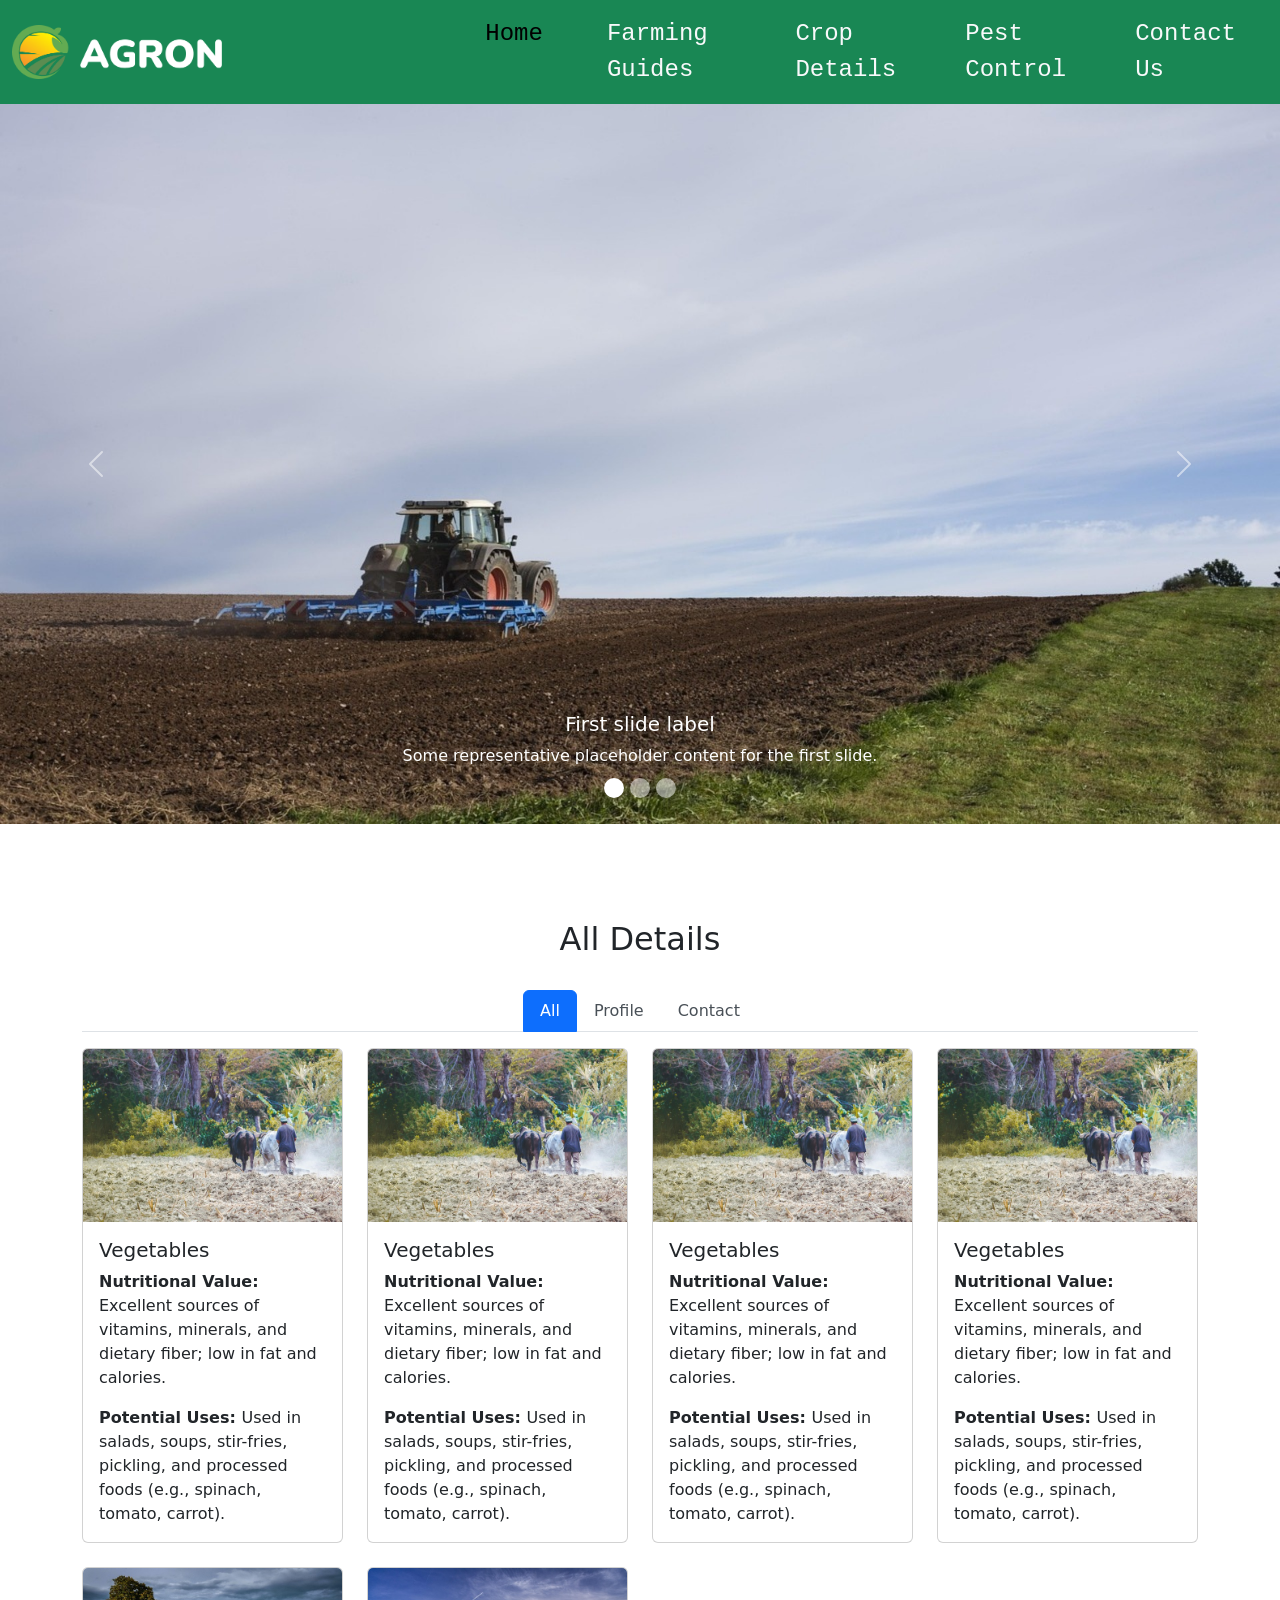
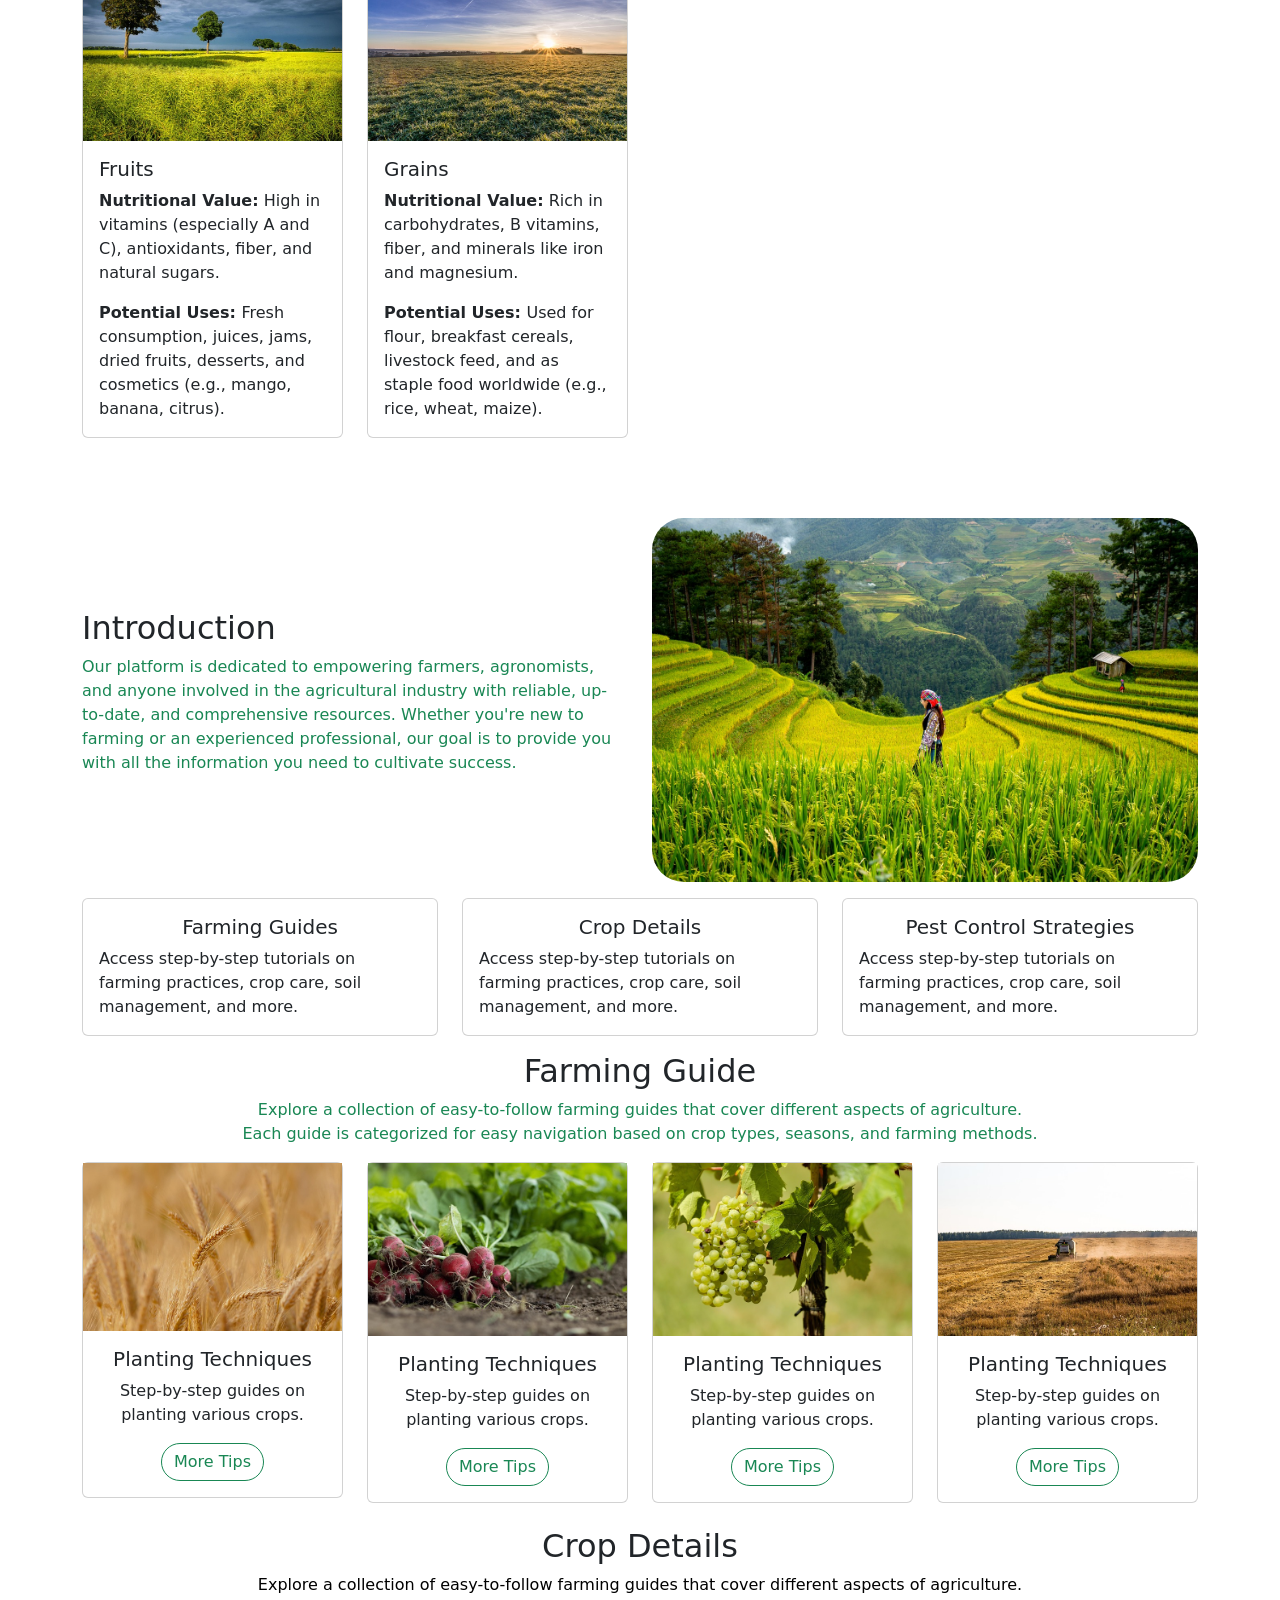
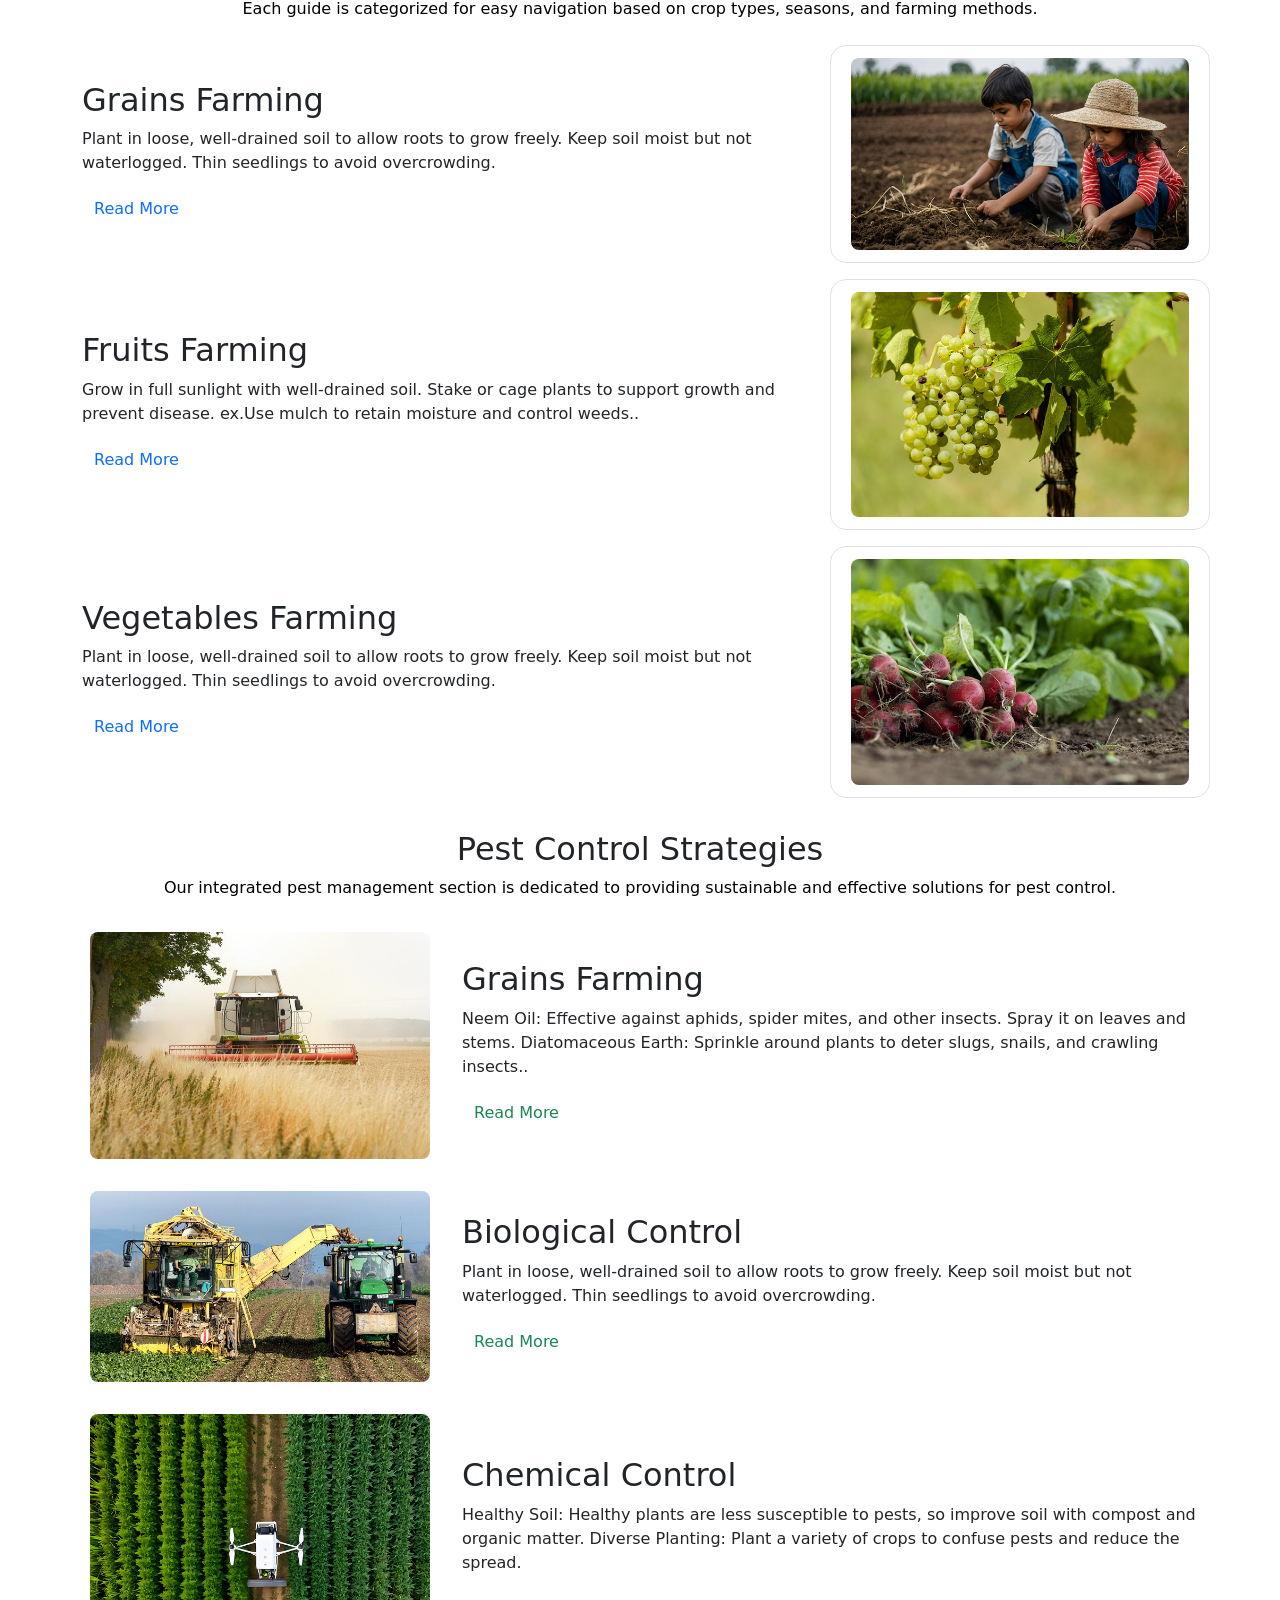
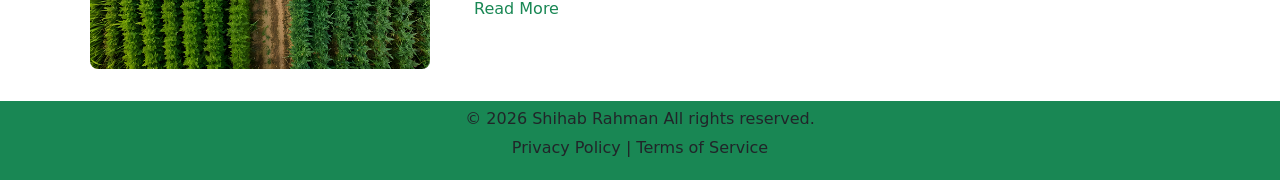
<file: index.html>
<!doctype html>
<html lang="en">

<head>
    <meta charset="utf-8">
    <meta name="viewport" content="width=device-width, initial-scale=1">
    <title>AgroFarm Hub</title>
    <link href="https://cdn.jsdelivr.net/npm/bootstrap@5.3.8/dist/css/bootstrap.min.css" rel="stylesheet"
        integrity="sha384-sRIl4kxILFvY47J16cr9ZwB07vP4J8+LH7qKQnuqkuIAvNWLzeN8tE5YBujZqJLB" crossorigin="anonymous">
    <link rel="stylesheet" href="./assets/css/style.css">
</head>

<body>
    <header id="navbar-section" class="bg-success ">
        <nav class="navbar navbar-expand-lg ">
            <div class="container-fluid">
                <a class="navbar-brand" href="#"><img src="./assets/img/logo-light-xl.png" alt="" class="w-50"></a>
                <button class="navbar-toggler" type="button" data-bs-toggle="collapse" data-bs-target="#navbarNav"
                    aria-controls="navbarNav" aria-expanded="false" aria-label="Toggle navigation">
                    <span class="navbar-toggler-icon"></span>
                </button>
                <div class="collapse navbar-collapse" id="navbarNav">
                    <ul class="navbar-nav ms-auto fs-4 font-monospace">
                        <li class="nav-item px-4">
                             <a class="nav-link active" aria-current="page" href="index.html">Home</a>
                        </li>
                        <li class="nav-item px-4">
                            <a class="nav-link text-light" href="Farming-guides.html">Farming Guides</a>
                        </li>
                        <li class="nav-item px-4">
                            <a class="nav-link text-light" href="Crop-details.html">Crop Details</a>
                        </li>
                        <li class="nav-item px-4">
                            <a class="nav-link text-light" href="Pest-Control.html">Pest Control</a>
                        </li>
                        <li class="nav-item px-4">
                            <a class="nav-link text-light" href="Contact-Us.html">Contact Us</a>
                        </li>

                    </ul>
                </div>
            </div>
        </nav>
    </header>
    <section id="banner" class="mb-4">
        <div id="carouselExampleCaptions" class="carousel slide">
            <div class="carousel-indicators">
                <button type="button" data-bs-target="#carouselExampleCaptions" data-bs-slide-to="0" class="active"
                    aria-current="true" aria-label="Slide 1"></button>
                <button type="button" data-bs-target="#carouselExampleCaptions" data-bs-slide-to="1"
                    aria-label="Slide 2"></button>
                <button type="button" data-bs-target="#carouselExampleCaptions" data-bs-slide-to="2"
                    aria-label="Slide 3"></button>
            </div>
            <div class="carousel-inner">
                <div class="carousel-item active">
                    <img src="./assets/img/Banner.jpg" class="d-block w-100" alt="...">
                    <div class="carousel-caption d-none d-md-block">
                        <h5>First slide label</h5>
                        <p>Some representative placeholder content for the first slide.</p>
                    </div>
                </div>
                <div class="carousel-item">
                    <img src="./assets/img/banner-2.jpg" class="d-block w-100" alt="...">
                    <div class="carousel-caption d-none d-md-block">
                        <h5>Second slide label</h5>
                        <p>Some representative placeholder content for the second slide.</p>
                    </div>
                </div>
                <div class="carousel-item">
                    <img src="./assets/img/banner-3.jpg" class="d-block w-100" alt="...">
                    <div class="carousel-caption d-none d-md-block">
                        <h5>Third slide label</h5>
                        <p>Some representative placeholder content for the third slide.</p>
                    </div>
                </div>
            </div>
            <button class="carousel-control-prev" type="button" data-bs-target="#carouselExampleCaptions"
                data-bs-slide="prev">
                <span class="carousel-control-prev-icon" aria-hidden="true"></span>
                <span class="visually-hidden">Previous</span>
            </button>
            <button class="carousel-control-next" type="button" data-bs-target="#carouselExampleCaptions"
                data-bs-slide="next">
                <span class="carousel-control-next-icon" aria-hidden="true"></span>
                <span class="visually-hidden">Next</span>
            </button>
        </div>


    </section>
    <section id="all-details" class="py-5">
        <div class="all-heading text-center py-4">
            <h2>All Details</h2>
        </div>
        
    <div class="container">
        <ul class="nav nav-tabs justify-content-center" id="myTab" role="tablist">
            <li class="nav-item" role="presentation">
                <button class="nav-link active " id="All-tab" data-bs-toggle="tab" data-bs-target="#All-tab-pane"
                    type="button" role="tab" aria-controls="All-tab-pane" aria-selected="true">All</button>
            </li>
            <li class="nav-item" role="presentation">
                <button class="nav-link" id="profile-tab" data-bs-toggle="tab" data-bs-target="#profile-tab-pane"
                    type="button" role="tab" aria-controls="profile-tab-pane" aria-selected="false">Profile</button>
            </li>
            <li class="nav-item" role="presentation">
                <button class="nav-link" id="contact-tab" data-bs-toggle="tab" data-bs-target="#contact-tab-pane"
                    type="button" role="tab" aria-controls="contact-tab-pane" aria-selected="false">Contact</button>
            </li>

        </ul>
        <div class="tab-content py-3" id="myTabContent">
            <div class="tab-pane fade show active" id="All-tab-pane" role="tabpanel" aria-labelledby="All-tab"
                tabindex="0">
                <div class="row gy-4">
                    <div class="col-md-3">
                        <div class="card">
                            <img src="./assets/img/farming  seasons card 3.jpg" class="card-img-top" alt="...">
                            <div class="card-body">
                                <h5 class="card-title">Vegetables</h5>
                                <p class="card-text"><strong>Nutritional Value:</strong>
                                    Excellent sources of vitamins, minerals, and dietary fiber; low in fat and calories.
                                </p>
                                <p class="card-text"><strong>Potential Uses: </strong>
                                    Used in salads, soups, stir-fries, pickling, and processed foods (e.g., spinach,
                                    tomato, carrot).</p>

                            </div>
                        </div>
                    </div>
                    <div class="col-md-3">
                        <div class="card">
                            <img src="./assets/img/farming  seasons card 3.jpg" class="card-img-top" alt="...">
                            <div class="card-body">
                                <h5 class="card-title">Vegetables</h5>
                                <p class="card-text"><strong>Nutritional Value:</strong>
                                    Excellent sources of vitamins, minerals, and dietary fiber; low in fat and calories.
                                </p>
                                <p class="card-text"><strong>Potential Uses: </strong>
                                    Used in salads, soups, stir-fries, pickling, and processed foods (e.g., spinach,
                                    tomato, carrot).</p>

                            </div>
                        </div>
                    </div>
                    <div class="col-md-3">
                        <div class="card">
                            <img src="./assets/img/farming  seasons card 3.jpg" class="card-img-top" alt="...">
                            <div class="card-body">
                                <h5 class="card-title">Vegetables</h5>
                                <p class="card-text"><strong>Nutritional Value:</strong>
                                    Excellent sources of vitamins, minerals, and dietary fiber; low in fat and calories.
                                </p>
                                <p class="card-text"><strong>Potential Uses: </strong>
                                    Used in salads, soups, stir-fries, pickling, and processed foods (e.g., spinach,
                                    tomato, carrot).</p>

                            </div>
                        </div>
                    </div>
                    <div class="col-md-3">
                        <div class="card">
                            <img src="./assets/img/farming  seasons card 3.jpg" class="card-img-top" alt="...">
                            <div class="card-body">
                                <h5 class="card-title">Vegetables</h5>
                                <p class="card-text"><strong>Nutritional Value:</strong>
                                    Excellent sources of vitamins, minerals, and dietary fiber; low in fat and calories.
                                </p>
                                <p class="card-text"><strong>Potential Uses: </strong>
                                    Used in salads, soups, stir-fries, pickling, and processed foods (e.g., spinach,
                                    tomato, carrot).</p>

                            </div>
                        </div>
                    </div>
                    <div class="col-md-3">
                        <div class="card">
                            <img src="./assets/img/farming  seasons card 1.jpg" class="card-img-top" alt="...">
                            <div class="card-body">
                                <h5 class="card-title">Fruits</h5>
                                <p class="card-text"><strong>Nutritional Value:</strong>
                                    High in vitamins (especially A and C), antioxidants, fiber, and natural sugars.</p>
                                <p class="card-text"><strong>Potential Uses: </strong>
                                    Fresh consumption, juices, jams, dried fruits, desserts, and cosmetics (e.g., mango,
                                    banana, citrus).</p>

                            </div>
                        </div>
                    </div>
                    <div class="col-md-3">
                        <div class="card">
                            <img src="./assets/img/farming  seasons card 2.jpg" class="card-img-top" alt="...">
                            <div class="card-body">
                                <h5 class="card-title">Grains</h5>
                                <p class="card-text"><strong>Nutritional Value:</strong>
                                    Rich in carbohydrates, B vitamins, fiber, and minerals like iron and magnesium.</p>
                                <p class="card-text"><strong>Potential Uses: </strong>
                                    Used for flour, breakfast cereals, livestock feed, and as staple food worldwide
                                    (e.g., rice, wheat, maize).</p>

                            </div>
                        </div>
                    </div>
                </div>

            </div>
            <div class="tab-pane fade" id="profile-tab-pane" role="tabpanel" aria-labelledby="profile-tab" tabindex="0">
                ...</div>
            <div class="tab-pane fade" id="contact-tab-pane" role="tabpanel" aria-labelledby="contact-tab" tabindex="0">
                ...</div>
            <div class="tab-pane fade" id="disabled-tab-pane" role="tabpanel" aria-labelledby="disabled-tab"
                tabindex="0">...</div>
        </div>
    </div>

    </section>
    <section id="introduction" class="my-3">
        <div class="container">
            <div class="row align-items-center">
                <div class="col-md-6">
                    <h2>Introduction</h2>
                    <p class="text-success">Our platform is dedicated to empowering farmers, agronomists, and anyone
                        involved in the agricultural industry with reliable, up-to-date, and comprehensive resources.
                        Whether you're new to farming or an experienced professional, our goal is to provide you with
                        all the information you need to cultivate success.</p>
                </div>
                <div class="col-md-6">
                    <img src="./assets/img/chienba-women-9114238_1280.jpg " alt="" class="w-100 rounded-5">
                </div>
            </div>
        </div>
    </section>

    <section id="highlights" class="my-3">
        <div class="container">
            <div class="row">
                <div class="col-md-4">
                    <div class="card">
                        <div class="card-body">
                            <h5 class="card-title  text-center">Farming Guides</h5>
                            <p class="card-text">Access step-by-step tutorials on farming practices, crop care, soil
                                management, and more.
                            </p>

                        </div>
                    </div>
                </div>
                <div class="col-md-4">
                    <div class="card">
                        <div class="card-body">
                            <h5 class="card-title  text-center">Crop Details</h5>
                            <p class="card-text">Access step-by-step tutorials on farming practices, crop care, soil
                                management, and more.
                            </p>

                        </div>
                    </div>
                </div>
                <div class="col-md-4">
                    <div class="card">
                        <div class="card-body">
                            <h5 class="card-title  text-center">Pest Control Strategies</h5>
                            <p class="card-text">Access step-by-step tutorials on farming practices, crop care, soil
                                management, and more.
                            </p>

                        </div>
                    </div>
                </div>
            </div>
        </div>
    </section>

    <section id="farming-guide">
        <div class="container">
            <div class="head text-center">
                <h2>Farming Guide</h2>
                <p class="text-success">Explore a collection of easy-to-follow farming guides
                    that cover different aspects of agriculture. <br> Each guide is categorized for easy
                    navigation based on crop types, seasons, and farming methods.</p>
            </div>
            <div class="row">
                <div class="col-sm-4  col-md-3 col-lg-3 ">
                    <div class="card" >
                        <img src="./assets/img/farming  crop types card 1.jpg" class="w-100" alt="...">
                        <div class="card-body text-center ">
                            <h5 class="card-title">Planting Techniques</h5>
                            <p class="card-text">Step-by-step guides on planting various crops.</p>
                            <div>    
                                <a href="#" class="btn btn-outline-success rounded-5">More Tips</a>
                            </div>
                        </div>
                    </div>
                </div>
                <div class="col-sm-4  col-md-3 col-lg-3 ">
                    <div class="card" >
                        <img src="./assets/img/farming  crop types card 2.jpg" class="w-100" alt="...">
                        <div class="card-body text-center ">
                            <h5 class="card-title">Planting Techniques</h5>
                            <p class="card-text">Step-by-step guides on planting various crops.</p>
                            <div>    
                                <a href="#" class="btn btn-outline-success rounded-5">More Tips</a>
                            </div>
                        </div>
                    </div>
                </div>
                <div class="col-sm-4  col-md-3 col-lg-3 ">
                    <div class="card" >
                        <img src="./assets/img/farming  crop types card 3.jpg" class="w-100" alt="...">
                        <div class="card-body text-center ">
                            <h5 class="card-title">Planting Techniques</h5>
                            <p class="card-text">Step-by-step guides on planting various crops.</p>
                            <div>    
                                <a href="#" class="btn btn-outline-success rounded-5">More Tips</a>
                            </div>
                        </div>
                    </div>
                </div>
                <div class="col-sm-4  col-md-3 col-lg-3 ">
                    <div class="card" >
                        <img src="./assets/img/farming techniques card 4.jpg" class="w-100" alt="...">
                        <div class="card-body text-center ">
                            <h5 class="card-title">Planting Techniques</h5>
                            <p class="card-text">Step-by-step guides on planting various crops.</p>
                            <div>    
                                <a href="#" class="btn btn-outline-success rounded-5">More Tips</a>
                            </div>
                        </div>
                    </div>
                </div>
            </div>
        </div>
    </section>

    <section id="crop" class="my-4">
        <div class="container">
            <div class="head text-center">
                <h2>Crop Details</h2>
                <p class="text-black">Explore a collection of easy-to-follow farming guides
                    that cover different aspects of agriculture. <br> Each guide is categorized for easy
                    navigation based on crop types, seasons, and farming methods.</p>
            </div>
            <div class="row py-2  align-items-center">

                <div class="col-md-8">
                    <h2>Grains Farming</h2>
                    <p>Plant in loose, well-drained soil to allow roots to grow freely. Keep soil moist but not waterlogged. Thin seedlings to avoid overcrowding.</p>
                    <div class="button">
                        <button class="btn btn-outline-primary border-0 rounded-5">Read More</button>
                    </div>
                </div>
                <div class="col-md-4 img-thumbnail rounded-4">
                    <img src="./assets/img/farming practices card 1.jpg" alt="" class="w-100 rounded-4 p-2 ">
                </div>
            </div>
            <div class="row py-2 align-items-center">

                <div class="col-md-8">
                    <h2>Fruits Farming</h2>
                    <p>Grow in full sunlight with well-drained soil. Stake or cage plants to support growth and prevent disease. ex.Use mulch to retain moisture and control weeds..</p>
                    <div class="button">
                        <button class="btn btn-outline-primary border-0 rounded-5">Read More</button>
                    </div>
                </div>
                <div class="col-md-4 img-thumbnail rounded-4">
                    <img src="./assets/img/farming  crop types card 3.jpg" alt="" class="w-100 rounded-4 p-2 ">
                </div>
            </div>
            <div class="row py-2 align-items-center">

                <div class="col-md-8">
                    <h2>Vegetables Farming</h2>
                    <p>Plant in loose, well-drained soil to allow roots to grow freely. Keep soil moist but not waterlogged. Thin seedlings to avoid overcrowding.</p>
                    <div class="button">
                        <button class="btn btn-outline-primary border-0 rounded-5">Read More</button>
                    </div>
                </div>
                <div class="col-md-4 img-thumbnail rounded-4">
                    <img src="./assets/img/farming  crop types card 2.jpg" alt="" class="w-100 rounded-4 p-2 ">
                </div>
            </div>
        </div>
    </section>

    <section id="pest">
        <div class="container">
            <div class="head text-center">
                <h2>Pest Control Strategies</h2>
                <p class="text-black">Our integrated pest management section is dedicated
to providing sustainable and effective solutions for pest control.</p>
            </div>
            <div class="row py-2 align-items-center">
                <div class="col-md-4 rounded-4">
                    <img src="./assets/img/farming techniques card 1.jpg" alt="" class="w-100 rounded-4 p-2 ">
                </div>

                <div class="col-md-8">
                    <h2>Grains Farming</h2>
                    <p>Neem Oil: Effective against aphids, spider mites, and other insects. Spray it on leaves and stems. Diatomaceous Earth: Sprinkle around plants to deter slugs, snails, and crawling insects..</p>
                    <div class="button">
                        <button class="btn btn-outline-success border-0 rounded-5">Read More</button>
                    </div>
                </div>
                
            </div>
            <div class="row py-2 align-items-center">
                <div class="col-md-4 rounded-4">
                    <img src="./assets/img/farming techniques card 2.jpg" alt="" class="w-100 rounded-4 p-2 ">
                </div>

                <div class="col-md-8">
                    <h2>Biological Control</h2>
                    <p>Plant in loose, well-drained soil to allow roots to grow freely. Keep soil moist but not waterlogged. Thin seedlings to avoid overcrowding.</p>
                    <div class="button">
                        <button class="btn btn-outline-success border-0 rounded-5">Read More</button>
                    </div>
                </div>
                
            </div>
            <div class="row py-2 align-items-center">
                <div class="col-md-4 rounded-4">
                    <img src="./assets/img/farming techniques card 3.png" alt="" class="w-100 rounded-4 p-2 ">
                </div>

                <div class="col-md-8">
                    <h2>Chemical Control</h2>
                    <p>Healthy Soil: Healthy plants are less susceptible to pests, so improve soil with compost and organic matter. Diverse Planting: Plant a variety of crops to confuse pests and reduce the spread.</p>
                    <div class="button">
                        <button class="btn btn-outline-success border-0 rounded-5">Read More</button>
                    </div>
                </div>
                
            </div>

        </div>
    </section>

    <footer id="footer" class="bg-success  mt-3 pb-1 pt-2">
        <div class="container">
            <div class="text-center">
                <h6>© 2026 Shihab Rahman All rights reserved.</h6>
                <p>Privacy Policy | Terms of Service</p>
            </div>
        </div>
    </footer>
    <script src="https://cdn.jsdelivr.net/npm/bootstrap@5.3.8/dist/js/bootstrap.bundle.min.js"
        integrity="sha384-FKyoEForCGlyvwx9Hj09JcYn3nv7wiPVlz7YYwJrWVcXK/BmnVDxM+D2scQbITxI"
        crossorigin="anonymous"></script>
</body>

</html>
</file>
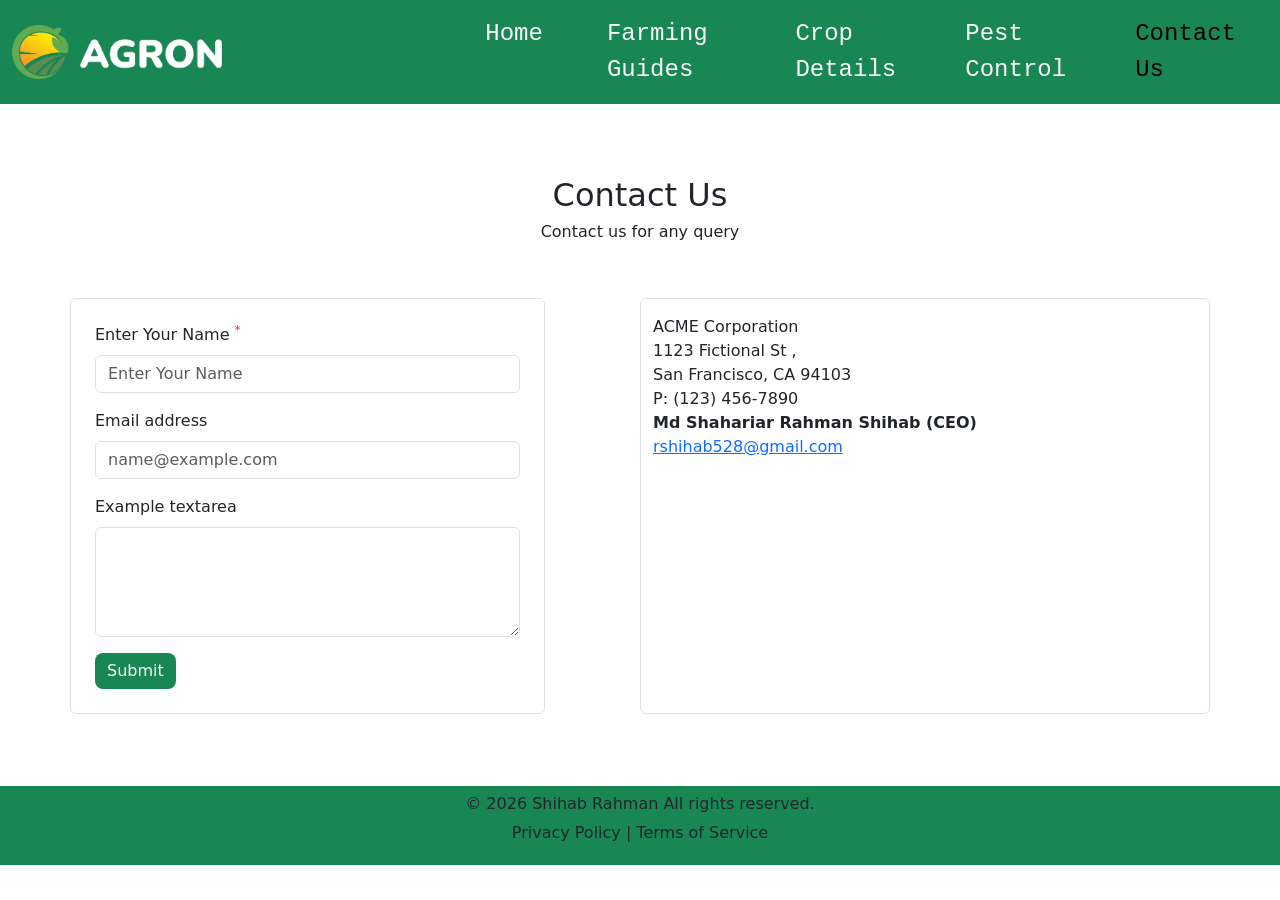
<file: Contact-Us.html>
<!doctype html>
<html lang="en">

<head>
    <meta charset="utf-8">
    <meta name="viewport" content="width=device-width, initial-scale=1">
    <title>AgroFarm Hub</title>
    <link href="https://cdn.jsdelivr.net/npm/bootstrap@5.3.8/dist/css/bootstrap.min.css" rel="stylesheet"
        integrity="sha384-sRIl4kxILFvY47J16cr9ZwB07vP4J8+LH7qKQnuqkuIAvNWLzeN8tE5YBujZqJLB" crossorigin="anonymous">
    <link rel="stylesheet" href="./assets/css/style.css">
</head>

<body>
    <header id="navbar-section" class="bg-success ">
        <nav class="navbar navbar-expand-lg ">
            <div class="container-fluid">
                <a class="navbar-brand" href="#"><img src="./assets/img/logo-light-xl.png" alt="" class="w-50"></a>
                <button class="navbar-toggler" type="button" data-bs-toggle="collapse" data-bs-target="#navbarNav"
                    aria-controls="navbarNav" aria-expanded="false" aria-label="Toggle navigation">
                    <span class="navbar-toggler-icon"></span>
                </button>
                <div class="collapse navbar-collapse" id="navbarNav">
                    <ul class="navbar-nav ms-auto fs-4 font-monospace">
                        <li class="nav-item px-4">
                            <a class="nav-link active text-light" aria-current="page" href="index.html">Home</a>
                        </li>
                        <li class="nav-item px-4">
                            <a class="nav-link text-light" href="Farming-guides.html">Farming Guides</a>
                        </li>
                        <li class="nav-item px-4">
                            <a class="nav-link text-light" href="Crop-details.html">Crop Details</a>
                        </li>
                        <li class="nav-item px-4">
                            <a class="nav-link text-light" href="Pest-Control.html">Pest Control</a>
                        </li>
                        <li class="nav-item px-4">
                             <a class="nav-link active" aria-current="page" href="Contact-Us.html">Contact Us</a>
                        </li>

                    </ul>
                </div>
            </div>
        </nav>
    </header>

    <section id="contact" class="py-4">
        <div class="container">
            <div class="head-contact text-center py-5">
                <h2>Contact Us</h2>
                <h6>Contact us for any query
                </h6>
            </div>
            <div class="row">
                <div class="col-md-5 border rounded p-4">
                    <div class="mb-3">
                        <label for="exampleFormControlInput1" class="form-label">Enter Your Name <sup
                                class="text-danger">*</sup></label>
                        <input type="text" class="form-control  text-capitalize" id="exampleFormControlInput1"
                            placeholder="enter your name">
                    </div>
                    <div class="mb-3">
                        <label for="exampleFormControlInput1" class="form-label">Email address</label>
                        <input type="email" class="form-control" id="exampleFormControlInput1"
                            placeholder="name@example.com">
                    </div>
                    <div class="mb-3">
                        <label for="exampleFormControlTextarea1" class="form-label">Example textarea</label>
                        <textarea class="form-control" id="exampleFormControlTextarea1" rows="4"></textarea>
                    </div>
                    <button class="btn btn-success btn-outline-dark text-light border-0 rounded-3">Submit</button>
                </div>
                <div class="col-md-1"></div>
                <div class="col-md-6 border rounded text-start py-3 ">
                    ACME Corporation <br>
                    1123 Fictional St , <br>
                    San Francisco, CA 94103 <br>
                    P: (123) 456-7890 <br>
                    <strong>Md Shahariar Rahman Shihab (CEO)</strong><br>
                    <a href="">
                        rshihab528@gmail.com
                    </a>

                </div>
            </div>
        </div>
    </section>

    <footer id="footer" class="bg-success  mt-5 pb-1 pt-2">
        <div class="container">
            <div class="text-center">
                <h6>© 2026 Shihab Rahman All rights reserved.</h6>
                <p>Privacy Policy | Terms of Service</p>
            </div>
        </div>
    </footer>
    <script src="https://cdn.jsdelivr.net/npm/bootstrap@5.3.8/dist/js/bootstrap.bundle.min.js"
        integrity="sha384-FKyoEForCGlyvwx9Hj09JcYn3nv7wiPVlz7YYwJrWVcXK/BmnVDxM+D2scQbITxI"
        crossorigin="anonymous"></script>
</body>

</html>
</file>
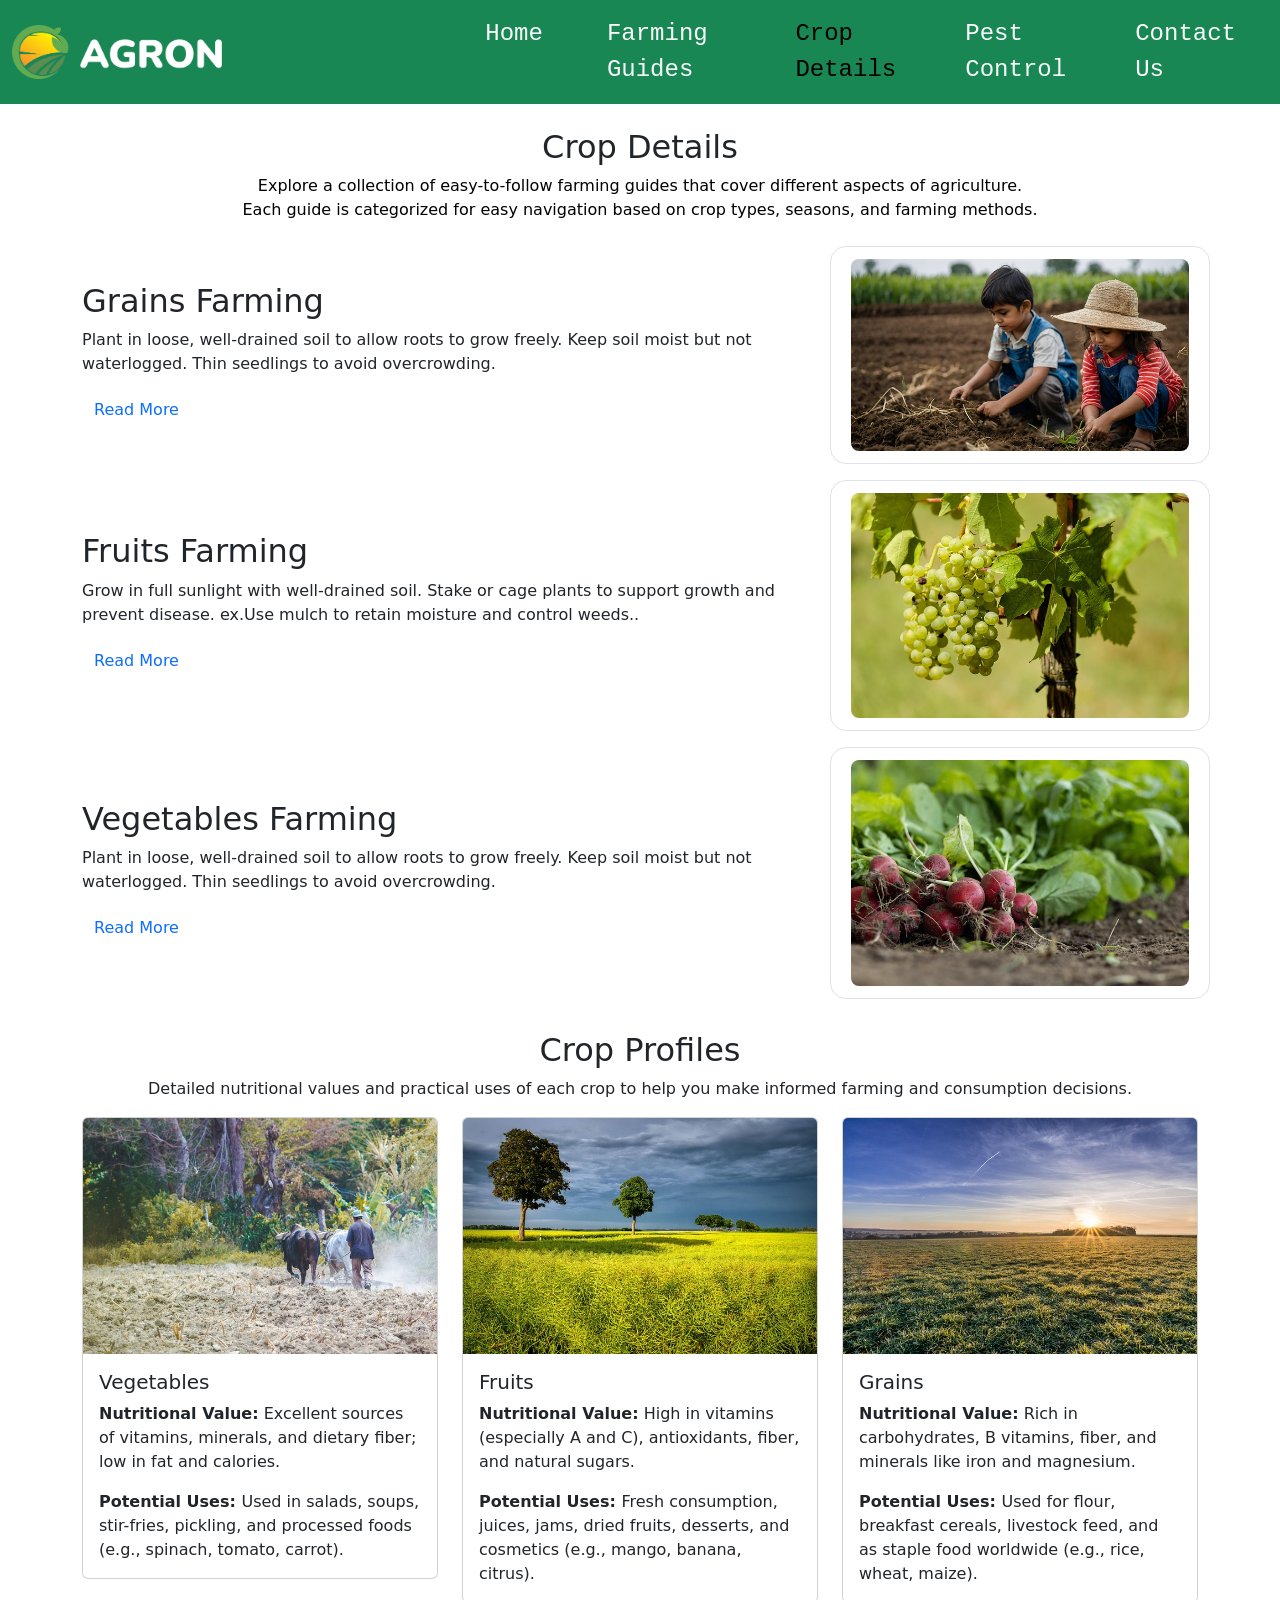
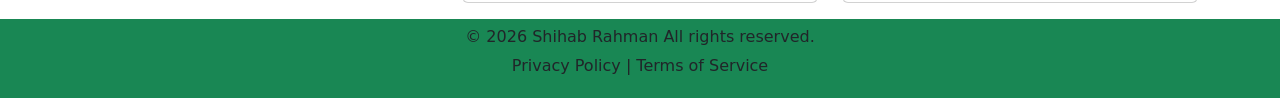
<file: Crop-details.html>
<!doctype html>
<html lang="en">

<head>
    <meta charset="utf-8">
    <meta name="viewport" content="width=device-width, initial-scale=1">
    <title>AgroFarm Hub</title>
    <link href="https://cdn.jsdelivr.net/npm/bootstrap@5.3.8/dist/css/bootstrap.min.css" rel="stylesheet"
        integrity="sha384-sRIl4kxILFvY47J16cr9ZwB07vP4J8+LH7qKQnuqkuIAvNWLzeN8tE5YBujZqJLB" crossorigin="anonymous">
    <link rel="stylesheet" href="./assets/css/style.css">
</head>

<body>
    <header id="navbar-section" class="bg-success ">
        <nav class="navbar navbar-expand-lg ">
            <div class="container-fluid">
                <a class="navbar-brand" href="#"><img src="./assets/img/logo-light-xl.png" alt="" class="w-50"></a>
                <button class="navbar-toggler" type="button" data-bs-toggle="collapse" data-bs-target="#navbarNav"
                    aria-controls="navbarNav" aria-expanded="false" aria-label="Toggle navigation">
                    <span class="navbar-toggler-icon"></span>
                </button>
                <div class="collapse navbar-collapse" id="navbarNav">
                    <ul class="navbar-nav ms-auto fs-4 font-monospace">
                        <li class="nav-item px-4">
                            <a class="nav-link active text-light" aria-current="page" href="index.html">Home</a>
                        </li>
                        <li class="nav-item px-4">
                            <a class="nav-link text-light" href="Farming-guides.html">Farming Guides</a>
                        </li>
                        <li class="nav-item px-4">
                             <a class="nav-link active" aria-current="page" href="Crop-details.html">Crop Details</a>
                           
                        </li>
                        <li class="nav-item px-4">
                            <a class="nav-link text-light" href="Pest-Control.html">Pest Control</a>
                        </li>
                        <li class="nav-item px-4">
                            <a class="nav-link text-light" href="Contact-Us.html">Contact Us</a>
                        </li>

                    </ul>
                </div>
            </div>
        </nav>
    </header>

    <section id="crop" class="my-4">
        <div class="container">
            <div class="head text-center">
                <h2>Crop Details</h2>
                <p class="text-black">Explore a collection of easy-to-follow farming guides
                    that cover different aspects of agriculture. <br> Each guide is categorized for easy
                    navigation based on crop types, seasons, and farming methods.</p>
            </div>
            <div class="row py-2 align-items-center">

                <div class="col-md-8">
                    <h2>Grains Farming</h2>
                    <p>Plant in loose, well-drained soil to allow roots to grow freely. Keep soil moist but not
                        waterlogged. Thin seedlings to avoid overcrowding.</p>
                    <div class="button">
                        <button class="btn btn-outline-primary border-0 rounded-5">Read More</button>
                    </div>
                </div>
                <div class="col-md-4  img-thumbnail rounded-4">
                    <img src="./assets/img/farming practices card 1.jpg" alt="" class="w-100 rounded-4 p-2 ">
                </div>
            </div>
            <div class="row py-2 align-items-center">

                <div class="col-md-8">
                    <h2>Fruits Farming</h2>
                    <p>Grow in full sunlight with well-drained soil. Stake or cage plants to support growth and prevent
                        disease. ex.Use mulch to retain moisture and control weeds..</p>
                    <div class="button">
                        <button class="btn btn-outline-primary border-0 rounded-5">Read More</button>
                    </div>
                </div>
                <div class="col-md-4  img-thumbnail rounded-4">
                    <img src="./assets/img/farming  crop types card 3.jpg" alt="" class="w-100 rounded-4 p-2 ">
                </div>
            </div>
            <div class="row py-2 align-items-center">

                <div class="col-md-8">
                    <h2>Vegetables Farming</h2>
                    <p>Plant in loose, well-drained soil to allow roots to grow freely. Keep soil moist but not
                        waterlogged. Thin seedlings to avoid overcrowding.</p>
                    <div class="button">
                        <button class="btn btn-outline-primary border-0 rounded-5">Read More</button>
                    </div>
                </div>
                <div class="col-md-4  img-thumbnail rounded-4">
                    <img src="./assets/img/farming  crop types card 2.jpg" alt="" class="w-100 rounded-4 p-2 ">
                </div>
            </div>
        </div>
    </section>

    <section id="Crop-Profiles">
        <div class="container">

            <div class="head text-center">
                <h2>Crop Profiles</h2>
                <p class="">Detailed nutritional values and practical uses of each
                    crop to help you make informed farming and consumption decisions.</p>
            </div>

            <div class="row">
                <div class="col-md-4">
                    <div class="card" >
                        <img src="./assets/img/farming  seasons card 3.jpg" class="card-img-top" alt="...">
                        <div class="card-body">
                            <h5 class="card-title">Vegetables</h5>
                            <p class="card-text"><strong>Nutritional Value:</strong>
                            Excellent sources of vitamins, minerals, and dietary fiber; low in fat and calories.</p>
                            <p class="card-text"><strong>Potential Uses: </strong>
                            Used in salads, soups, stir-fries, pickling, and processed foods (e.g., spinach, tomato, carrot).</p>
                            
                        </div>
                    </div>
                </div>
                <div class="col-md-4">
                    <div class="card" >
                        <img src="./assets/img/farming  seasons card 1.jpg" class="card-img-top" alt="...">
                        <div class="card-body">
                            <h5 class="card-title">Fruits</h5>
                            <p class="card-text"><strong>Nutritional Value:</strong>
                            High in vitamins (especially A and C), antioxidants, fiber, and natural sugars.</p>
                            <p class="card-text"><strong>Potential Uses: </strong>
                            Fresh consumption, juices, jams, dried fruits, desserts, and cosmetics (e.g., mango, banana, citrus).</p>
                            
                        </div>
                    </div>
                </div>
                <div class="col-md-4">
                    <div class="card" >
                        <img src="./assets/img/farming  seasons card 2.jpg" class="card-img-top" alt="...">
                        <div class="card-body">
                            <h5 class="card-title">Grains</h5>
                            <p class="card-text"><strong>Nutritional Value:</strong>
                           Rich in carbohydrates, B vitamins, fiber, and minerals like iron and magnesium.</p>
                            <p class="card-text"><strong>Potential Uses: </strong>
                             Used for flour, breakfast cereals, livestock feed, and as staple food worldwide (e.g., rice, wheat, maize).</p>
                            
                        </div>
                    </div>
                </div>
            </div>
        </div>

    </section>

    <footer id="footer" class="bg-success  mt-3 pb-1 pt-2">
        <div class="container">
            <div class="text-center">
                <h6>© 2026 Shihab Rahman All rights reserved.</h6>
                <p>Privacy Policy | Terms of Service</p>
            </div>
        </div>
    </footer>
    <script src="https://cdn.jsdelivr.net/npm/bootstrap@5.3.8/dist/js/bootstrap.bundle.min.js"
        integrity="sha384-FKyoEForCGlyvwx9Hj09JcYn3nv7wiPVlz7YYwJrWVcXK/BmnVDxM+D2scQbITxI"
        crossorigin="anonymous"></script>
</body>

</html>
</file>
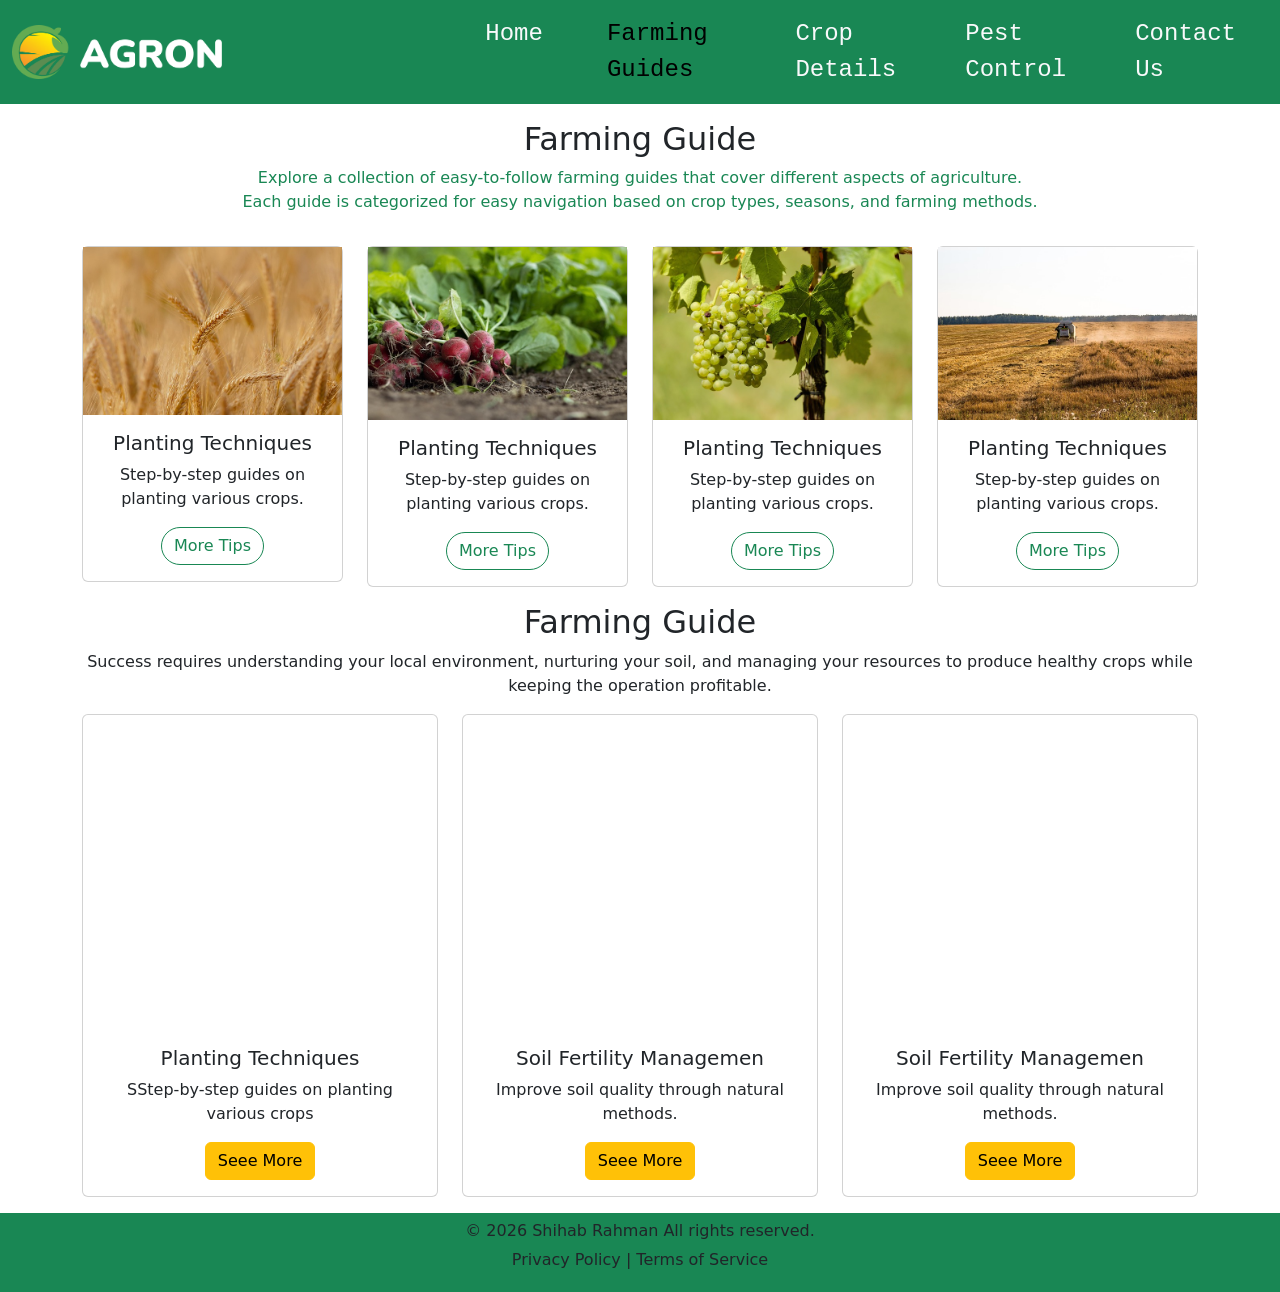
<file: Farming-guides.html>
<!doctype html>
<html lang="en">

<head>
    <meta charset="utf-8">
    <meta name="viewport" content="width=device-width, initial-scale=1">
    <title>AgroFarm Hub</title>
    <link href="https://cdn.jsdelivr.net/npm/bootstrap@5.3.8/dist/css/bootstrap.min.css" rel="stylesheet"
        integrity="sha384-sRIl4kxILFvY47J16cr9ZwB07vP4J8+LH7qKQnuqkuIAvNWLzeN8tE5YBujZqJLB" crossorigin="anonymous">
    <link rel="stylesheet" href="./assets/css/style.css">
</head>

<body>
    <header id="navbar-section" class="bg-success ">
        <nav class="navbar navbar-expand-lg ">
            <div class="container-fluid">
                <a class="navbar-brand" href="#"><img src="./assets/img/logo-light-xl.png" alt="" class="w-50"></a>
                <button class="navbar-toggler" type="button" data-bs-toggle="collapse" data-bs-target="#navbarNav"
                    aria-controls="navbarNav" aria-expanded="false" aria-label="Toggle navigation">
                    <span class="navbar-toggler-icon"></span>
                </button>
                <div class="collapse navbar-collapse" id="navbarNav">
                    <ul class="navbar-nav ms-auto fs-4 font-monospace">
                        <li class="nav-item px-4">
                            <a class="nav-link text-light" aria-current="page" href="index.html">Home</a>
                        </li>
                        <li class="nav-item px-4">
                             <a class="nav-link active" aria-current="page" href="Farming-guides.html">Farming Guides</a>
                            
                        </li>
                        <li class="nav-item px-4">
                            <a class="nav-link text-light" href="Crop-details.html">Crop Details</a>
                        </li>
                        <li class="nav-item px-4">
                            <a class="nav-link text-light" href="Pest-Control.html">Pest Control</a>
                        </li>
                        <li class="nav-item px-4">
                            <a class="nav-link text-light" href="Contact-Us.html">Contact Us</a>
                        </li>

                    </ul>
                </div>
            </div>
        </nav>
    </header>

    <section id="farming-guide" class="pt-3">
        <div class="container">
            <div class="head text-center">
                <h2>Farming Guide</h2>
                <p class="text-success">Explore a collection of easy-to-follow farming guides
                    that cover different aspects of agriculture. <br> Each guide is categorized for easy
                    navigation based on crop types, seasons, and farming methods.</p>
            </div>
            <div class="row py-3">
                <div class="col-sm-4  col-md-3 col-lg-3 ">
                    <div class="card">
                        <img src="./assets/img/farming  crop types card 1.jpg" class="w-100" alt="...">
                        <div class="card-body text-center ">
                            <h5 class="card-title">Planting Techniques</h5>
                            <p class="card-text">Step-by-step guides on planting various crops.</p>
                            <div>
                                <a href="#" class="btn btn-outline-success rounded-5">More Tips</a>
                            </div>
                        </div>
                    </div>
                </div>
                <div class="col-sm-4  col-md-3 col-lg-3 ">
                    <div class="card">
                        <img src="./assets/img/farming  crop types card 2.jpg" class="w-100" alt="...">
                        <div class="card-body text-center ">
                            <h5 class="card-title">Planting Techniques</h5>
                            <p class="card-text">Step-by-step guides on planting various crops.</p>
                            <div>
                                <a href="#" class="btn btn-outline-success rounded-5">More Tips</a>
                            </div>
                        </div>
                    </div>
                </div>
                <div class="col-sm-4  col-md-3 col-lg-3 ">
                    <div class="card">
                        <img src="./assets/img/farming  crop types card 3.jpg" class="w-100" alt="...">
                        <div class="card-body text-center ">
                            <h5 class="card-title">Planting Techniques</h5>
                            <p class="card-text">Step-by-step guides on planting various crops.</p>
                            <div>
                                <a href="#" class="btn btn-outline-success rounded-5">More Tips</a>
                            </div>
                        </div>
                    </div>
                </div>
                <div class="col-sm-4  col-md-3 col-lg-3 ">
                    <div class="card">
                        <img src="./assets/img/farming techniques card 4.jpg" class="w-100" alt="...">
                        <div class="card-body text-center ">
                            <h5 class="card-title">Planting Techniques</h5>
                            <p class="card-text">Step-by-step guides on planting various crops.</p>
                            <div>
                                <a href="#" class="btn btn-outline-success rounded-5">More Tips</a>
                            </div>
                        </div>
                    </div>
                </div>
            </div>
        </div>
    </section>
    <section class="tips">
        <div class="container">
            <div class="head text-center">
                <h2>Farming Guide</h2>
                <p class="">Success requires understanding your local environment, nurturing your soil, and managing
                    your resources to produce healthy crops while keeping the operation profitable.</p>
            </div>
            <div class="row">
                <div class="col-sm-3 col-md-4  ">
                    <div class="card">
                        <iframe width="100%" height="315"
                            src="https://www.youtube.com/embed/3Ob6ZfdyjFw?si=K-sxPiMN447qaxjl"
                            title="YouTube video player" frameborder="0"
                            allow="accelerometer; autoplay; clipboard-write; encrypted-media; gyroscope; picture-in-picture; web-share"
                            referrerpolicy="strict-origin-when-cross-origin" allowfullscreen></iframe>
                        <div class="card-body text-center">
                            <h5 class="card-title">Planting Techniques</h5>
                            <p class="card-text">SStep-by-step guides on planting various crops</p>
                            <a href="#" class="btn btn-warning text-center">Seee More</a>
                        </div>
                    </div>
                </div>
                <div class="col-sm-3 col-md-4  ">
                    <div class="card">
                        <iframe width="100%" height="315"
                            src="https://www.youtube.com/embed/N-BpKLHSYE4?si=LHeKC_GCbpXMYYu-"
                            title="YouTube video player" frameborder="0"
                            allow="accelerometer; autoplay; clipboard-write; encrypted-media; gyroscope; picture-in-picture; web-share"
                            referrerpolicy="strict-origin-when-cross-origin" allowfullscreen></iframe>
                        <div class="card-body text-center">
                            <h5 class="card-title">Soil Fertility Managemen</h5>
                            <p class="card-text">Improve soil quality through natural methods.</p>
                            <a href="#" class="btn btn-warning text-center">Seee More</a>
                        </div>
                    </div>
                </div>
                <div class="col-sm-3 col-md-4  ">
                    <div class="card">
                        <iframe width="100%" height="315"
                            src="https://www.youtube.com/embed/T1ogWaJdfFA?si=J3HKdGvV5BhruvhJ"
                            title="YouTube video player" frameborder="0"
                            allow="accelerometer; autoplay; clipboard-write; encrypted-media; gyroscope; picture-in-picture; web-share"
                            referrerpolicy="strict-origin-when-cross-origin" allowfullscreen></iframe>
                        <div class="card-body text-center">
                            <h5 class="card-title">Soil Fertility Managemen</h5>
                            <p class="card-text">Improve soil quality through natural methods.</p>
                            <a href="#" class="btn btn-warning text-center">Seee More</a>
                        </div>
                    </div>
                </div>

            </div>
        </div>
    </section>
    <footer id="footer" class="bg-success  mt-3 pb-1 pt-2">
        <div class="container">
            <div class="text-center">
                <h6>© 2026 Shihab Rahman All rights reserved.</h6>
                <p>Privacy Policy | Terms of Service</p>
            </div>
        </div>

    </footer>
    <script src="https://cdn.jsdelivr.net/npm/bootstrap@5.3.8/dist/js/bootstrap.bundle.min.js"
        integrity="sha384-FKyoEForCGlyvwx9Hj09JcYn3nv7wiPVlz7YYwJrWVcXK/BmnVDxM+D2scQbITxI"
        crossorigin="anonymous"></script>
</body>

</html>
</file>
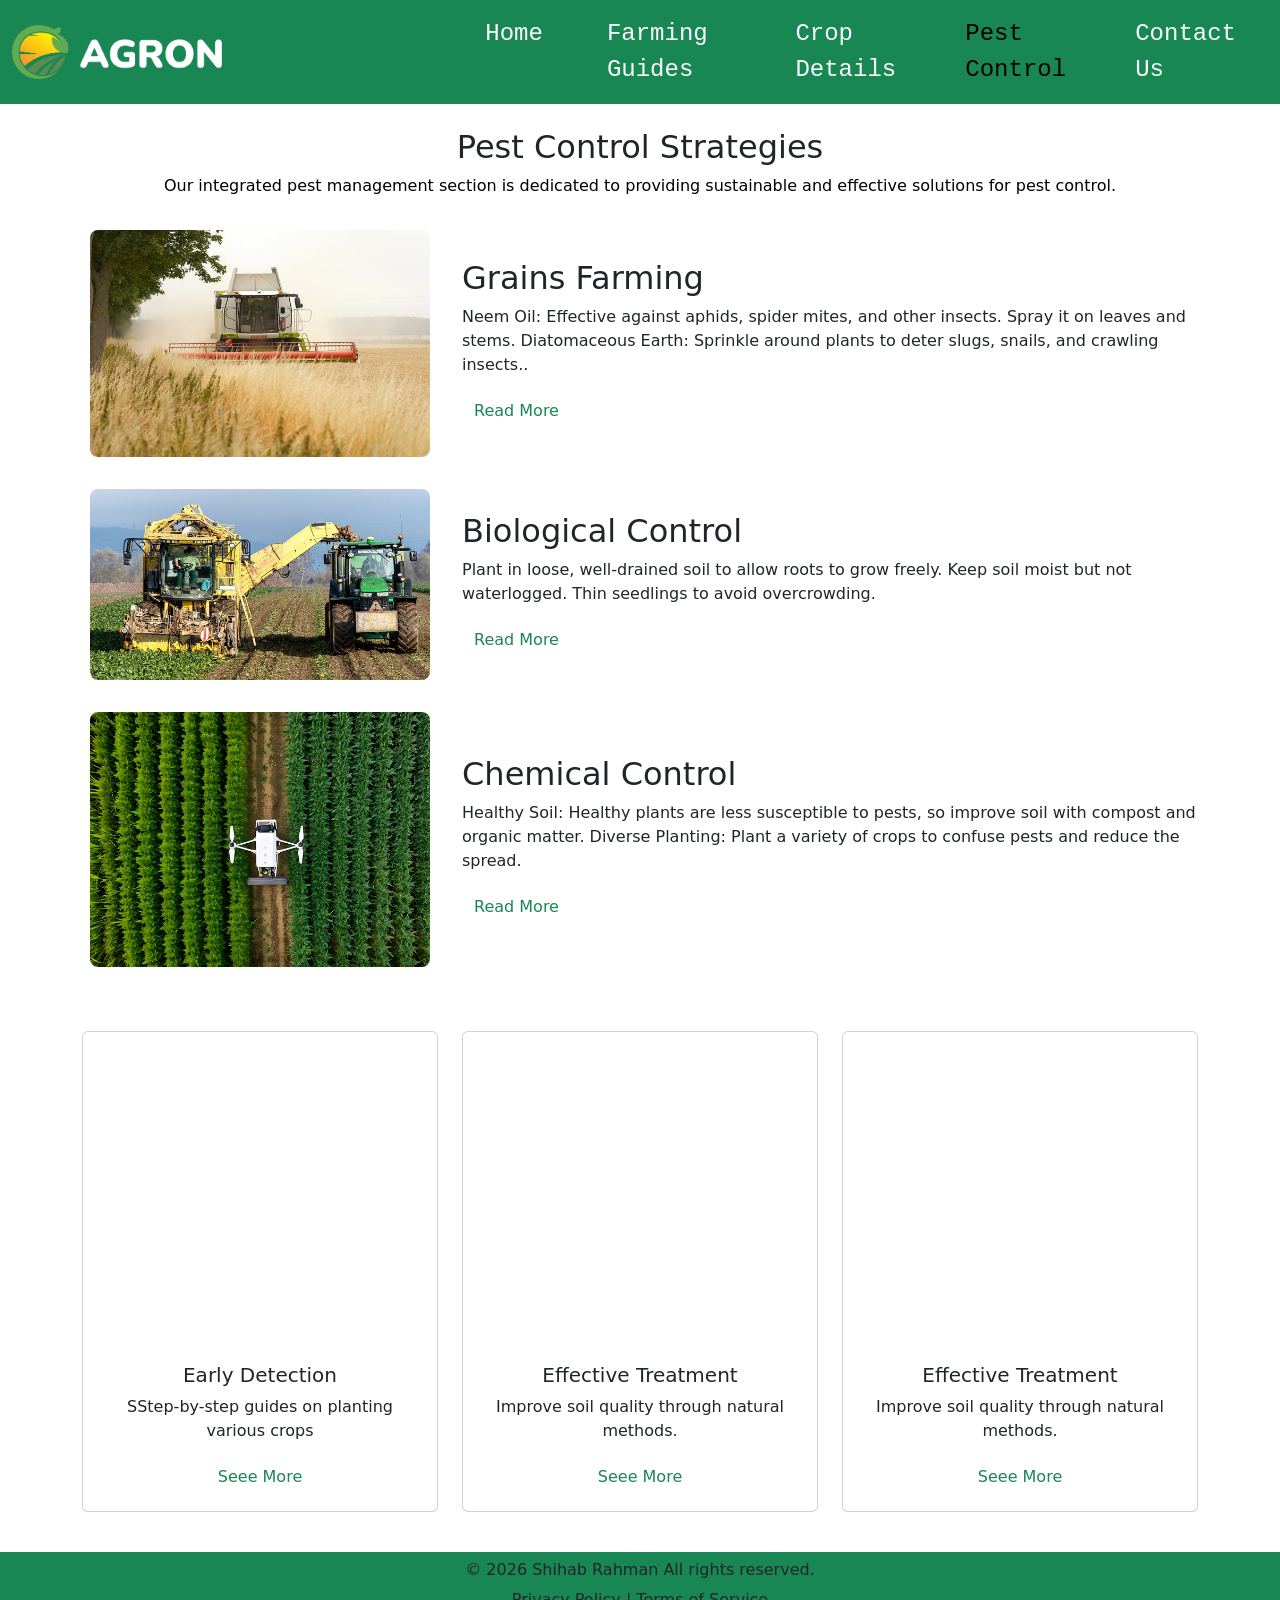
<file: Pest-Control.html>
<!doctype html>
<html lang="en">

<head>
    <meta charset="utf-8">
    <meta name="viewport" content="width=device-width, initial-scale=1">
    <title>AgroFarm Hub</title>
    <link href="https://cdn.jsdelivr.net/npm/bootstrap@5.3.8/dist/css/bootstrap.min.css" rel="stylesheet"
        integrity="sha384-sRIl4kxILFvY47J16cr9ZwB07vP4J8+LH7qKQnuqkuIAvNWLzeN8tE5YBujZqJLB" crossorigin="anonymous">
    <link rel="stylesheet" href="./assets/css/style.css">
</head>

<body>
    <header id="navbar-section" class="bg-success ">
        <nav class="navbar navbar-expand-lg ">
            <div class="container-fluid">
                <a class="navbar-brand" href="#"><img src="./assets/img/logo-light-xl.png" alt="" class="w-50"></a>
                <button class="navbar-toggler" type="button" data-bs-toggle="collapse" data-bs-target="#navbarNav"
                    aria-controls="navbarNav" aria-expanded="false" aria-label="Toggle navigation">
                    <span class="navbar-toggler-icon"></span>
                </button>
                <div class="collapse navbar-collapse" id="navbarNav">
                    <ul class="navbar-nav ms-auto fs-4 font-monospace">
                        <li class="nav-item px-4">
                            <a class="nav-link active text-light" aria-current="page" href="index.html">Home</a>
                        </li>
                        <li class="nav-item px-4">
                            <a class="nav-link text-light" href="Farming-guides.html">Farming Guides</a>
                        </li>
                        <li class="nav-item px-4">
                            <a class="nav-link text-light" href="Crop-details.html">Crop Details</a>
                        </li>
                        <li class="nav-item px-4">
                             <a class="nav-link active" aria-current="page" href="Pest-Control.html">Pest Control</a>
                            
                        </li>
                        <li class="nav-item px-4">
                            <a class="nav-link text-light" href="Contact-Us.html">Contact Us</a>
                        </li>

                    </ul>
                </div>
            </div>
        </nav>
    </header>

    <section id="pest" class="py-4">
        <div class="container">
            <div class="head text-center">
                <h2>Pest Control Strategies</h2>
                <p class="text-black">Our integrated pest management section is dedicated
                    to providing sustainable and effective solutions for pest control.</p>
            </div>
            <div class="row py-2 align-items-center">
                <div class="col-md-4 rounded-4">
                    <img src="./assets/img/farming techniques card 1.jpg" alt="" class="w-100 rounded-4 p-2 ">
                </div>

                <div class="col-md-8">
                    <h2>Grains Farming</h2>
                    <p>Neem Oil: Effective against aphids, spider mites, and other insects. Spray it on leaves and
                        stems. Diatomaceous Earth: Sprinkle around plants to deter slugs, snails, and crawling insects..
                    </p>
                    <div class="button">
                        <button class="btn btn-outline-success border-0 rounded-5">Read More</button>
                    </div>
                </div>

            </div>
            <div class="row py-2 align-items-center">
                <div class="col-md-4 rounded-4">
                    <img src="./assets/img/farming techniques card 2.jpg" alt="" class="w-100 rounded-4 p-2 ">
                </div>

                <div class="col-md-8">
                    <h2>Biological Control</h2>
                    <p>Plant in loose, well-drained soil to allow roots to grow freely. Keep soil moist but not
                        waterlogged. Thin seedlings to avoid overcrowding.</p>
                    <div class="button">
                        <button class="btn btn-outline-success border-0 rounded-5">Read More</button>
                    </div>
                </div>

            </div>
            <div class="row py-2 align-items-center">
                <div class="col-md-4 rounded-4">
                    <img src="./assets/img/farming techniques card 3.png" alt="" class="w-100 rounded-4 p-2 ">
                </div>

                <div class="col-md-8">
                    <h2>Chemical Control</h2>
                    <p>Healthy Soil: Healthy plants are less susceptible to pests, so improve soil with compost and
                        organic matter. Diverse Planting: Plant a variety of crops to confuse pests and reduce the
                        spread.</p>
                    <div class="button">
                        <button class="btn btn-outline-success border-0 rounded-5">Read More</button>
                    </div>
                </div>

            </div>

        </div>
    </section>
        <section class="tips py-4">
        <div class="container">
           
            <div class="row">
                <div class="col-sm-3 col-md-4  ">
                    <div class="card">
                        <iframe width="100%" height="315"
                            src="https://www.youtube.com/embed/3Ob6ZfdyjFw?si=K-sxPiMN447qaxjl"
                            title="YouTube video player" frameborder="0"
                            allow="accelerometer; autoplay; clipboard-write; encrypted-media; gyroscope; picture-in-picture; web-share"
                            referrerpolicy="strict-origin-when-cross-origin" allowfullscreen></iframe>
                        <div class="card-body text-center">
                            <h5 class="card-title">Early Detection</h5>
                            <p class="card-text">SStep-by-step guides on planting various crops</p>
                            <a href="#" class="btn btn-outline-warning border-0 text-success text-center">Seee More</a>
                        </div>
                    </div>
                </div>
                <div class="col-sm-3 col-md-4  ">
                    <div class="card">
                        <iframe width="100%" height="315"
                            src="https://www.youtube.com/embed/N-BpKLHSYE4?si=LHeKC_GCbpXMYYu-"
                            title="YouTube video player" frameborder="0"
                            allow="accelerometer; autoplay; clipboard-write; encrypted-media; gyroscope; picture-in-picture; web-share"
                            referrerpolicy="strict-origin-when-cross-origin" allowfullscreen></iframe>
                        <div class="card-body text-center">
                            <h5 class="card-title">Effective Treatment</h5>
                            <p class="card-text">Improve soil quality through natural methods.</p>
                            <a href="#" class="btn btn-outline-warning border-0 text-success text-center">Seee More</a>
                        </div>
                    </div>
                </div>
                <div class="col-sm-3 col-md-4  ">
                    <div class="card">
                        <iframe width="100%" height="315"
                            src="https://www.youtube.com/embed/T1ogWaJdfFA?si=J3HKdGvV5BhruvhJ"
                            title="YouTube video player" frameborder="0"
                            allow="accelerometer; autoplay; clipboard-write; encrypted-media; gyroscope; picture-in-picture; web-share"
                            referrerpolicy="strict-origin-when-cross-origin" allowfullscreen></iframe>
                        <div class="card-body text-center">
                            <h5 class="card-title">Effective Treatment</h5>
                            <p class="card-text">Improve soil quality through natural methods.</p>
                            <a href="#" class="btn btn-outline-warning border-0 text-success text-center">Seee More</a>
                        </div>
                    </div>
                </div>

            </div>
        </div>
    </section>

    <footer id="footer" class="bg-success  mt-3 pb-1 pt-2">
        <div class="container">
            <div class="text-center">
                <h6>© 2026 Shihab Rahman All rights reserved.</h6>
                <p>Privacy Policy | Terms of Service</p>
            </div>
        </div>
    </footer>
    <script src="https://cdn.jsdelivr.net/npm/bootstrap@5.3.8/dist/js/bootstrap.bundle.min.js"
        integrity="sha384-FKyoEForCGlyvwx9Hj09JcYn3nv7wiPVlz7YYwJrWVcXK/BmnVDxM+D2scQbITxI"
        crossorigin="anonymous"></script>
</body>

</html>
</file>
<file: assets/css/style.css>
* {
    margin: 0;
    padding: 0;
    box-sizing: border-box;
}


#navbar-section {
    position: sticky;
    top: 0;
    z-index: 999;
}

#banner,
#carouselExampleCaptions {
    height: 80vh;
    overflow: hidden;
}

#banner,
#carouselExampleCaptions .carousel-item img {
    width: 100%;
    height: 80vh;
}

#banner img:hover{
    transform: none;
}


.carousel-indicators .active,
.carousel-indicators [data-bs-target] {
    width: 20px;
    height: 20px;
    border-radius: 50%;
}
body img{
    transition: 0.3s;
}
body img:hover{
    transform: scale(1.1);
}

/* ট্যাব বাটনে যখন ক্লিক করা হবে (অর্থাৎ active থাকবে) */
.nav-tabs .nav-link.active {
    background-color: #0d6efd !important; /* আপনার চাহিদামতো পারফেক্ট bg-primary নীল কালার */
    color: #ffffff !important;            /* টেক্সট সাদা (text-light) */
    border-color: #0d6efd !important;    /* বর্ডারও নীল হয়ে যাবে */
}

/* মাউস হভার করলে বা নরমাল অবস্থায় দেখতে কেমন হবে (ঐচ্ছিক) */
.nav-tabs .nav-link {
    color: #495057; /* নরমাল টেক্সট কালার */
}
</file>
